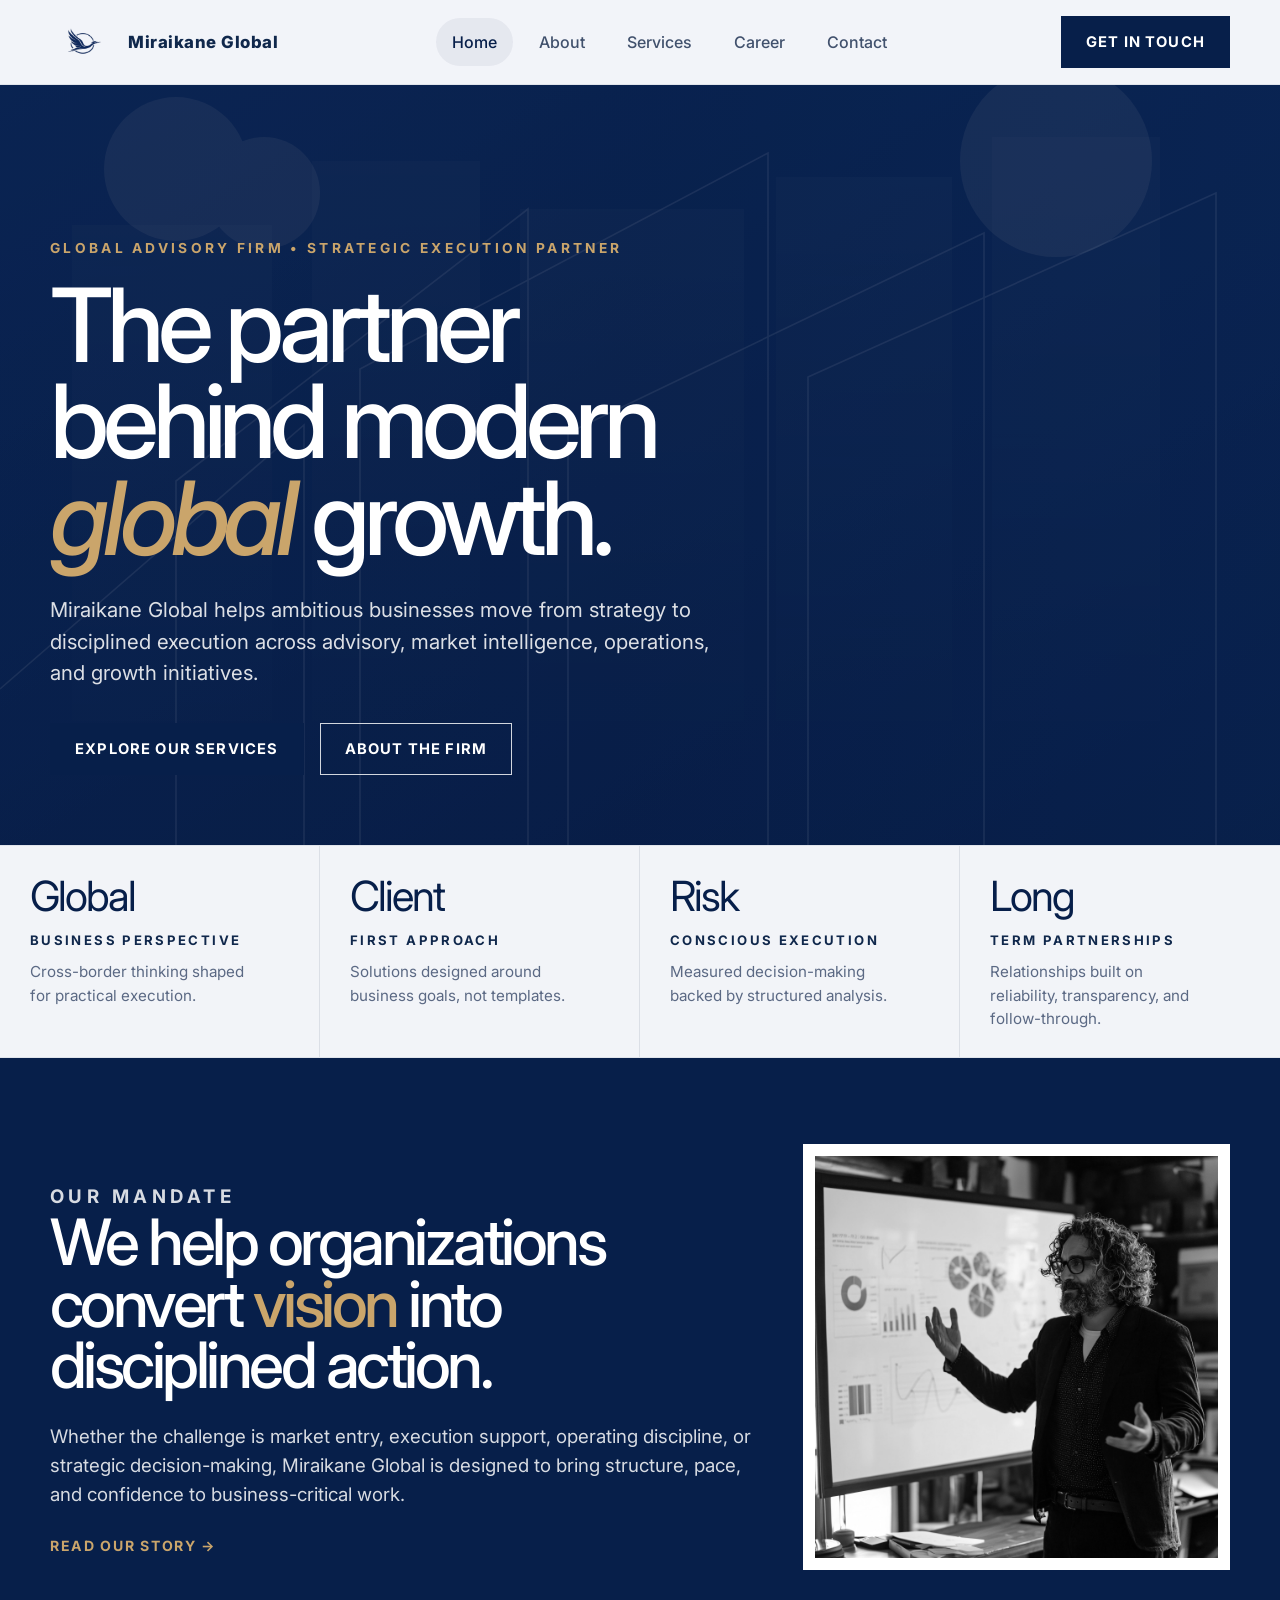
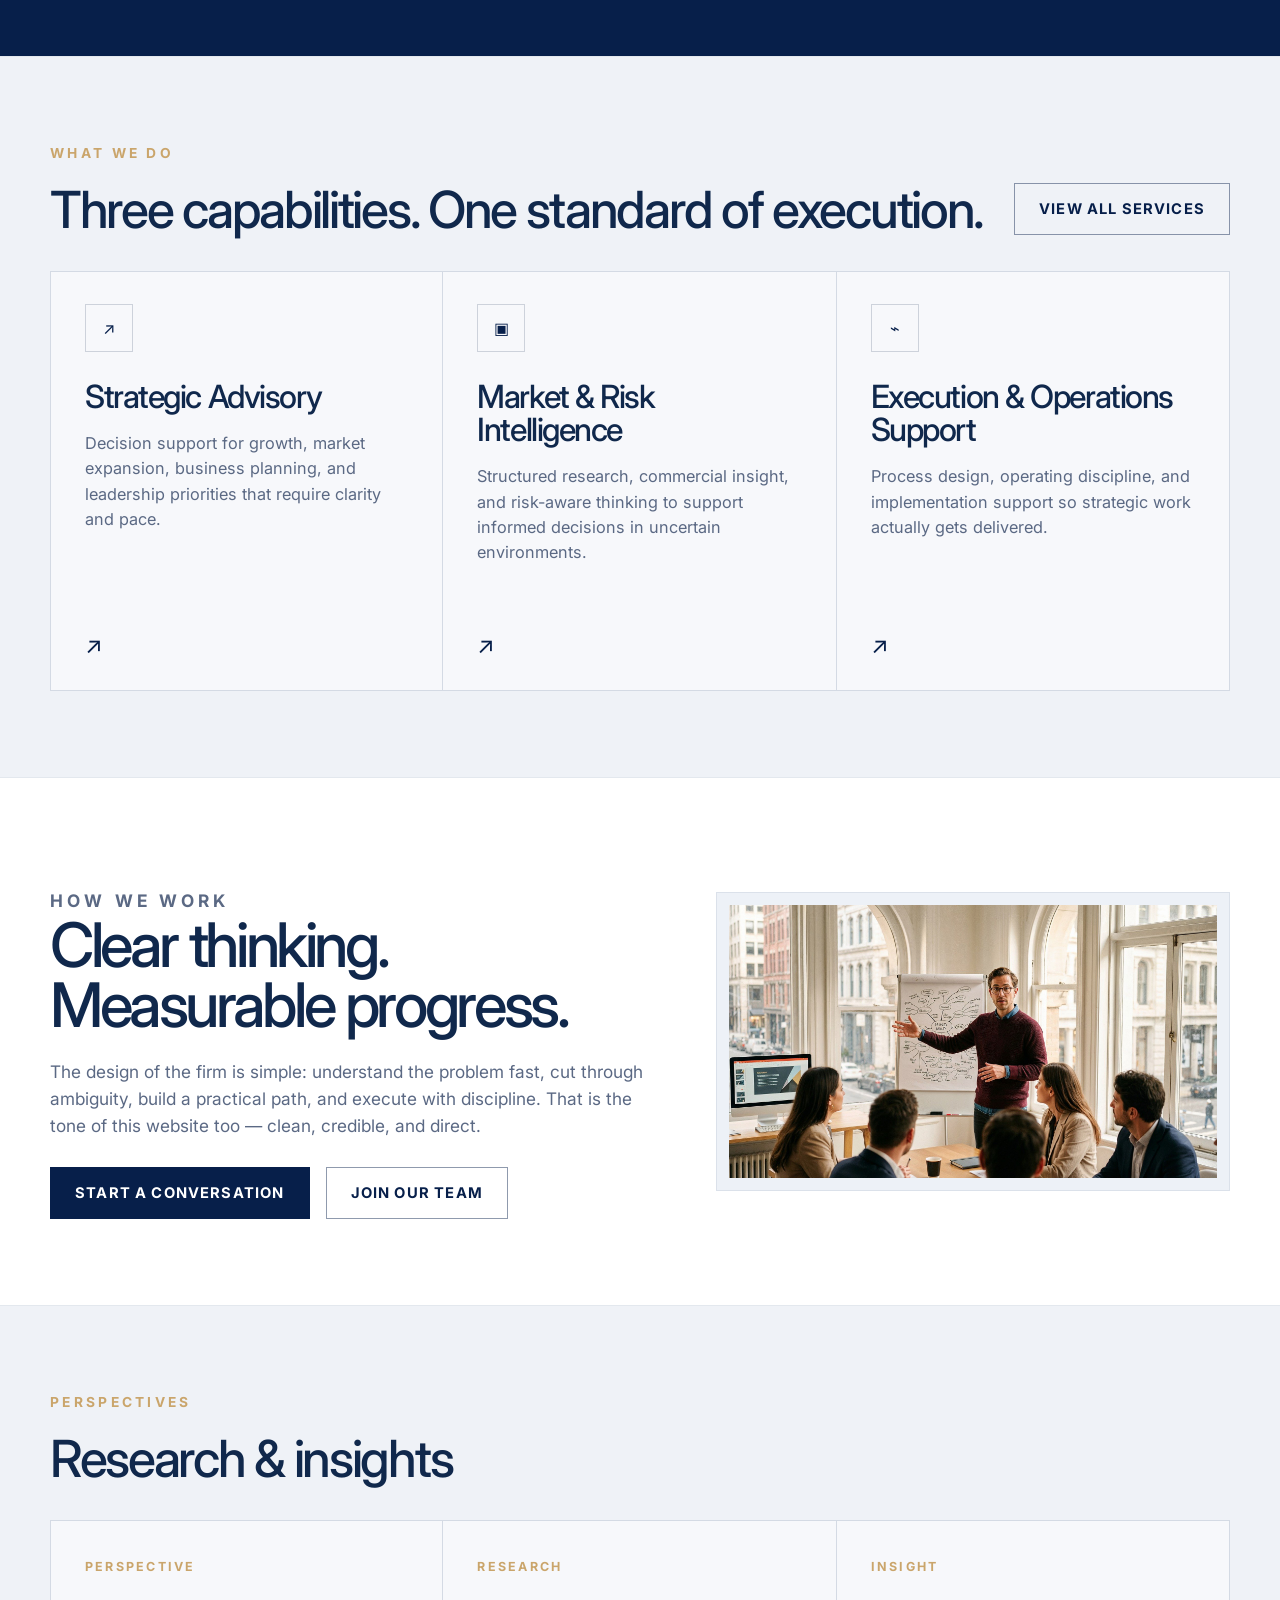
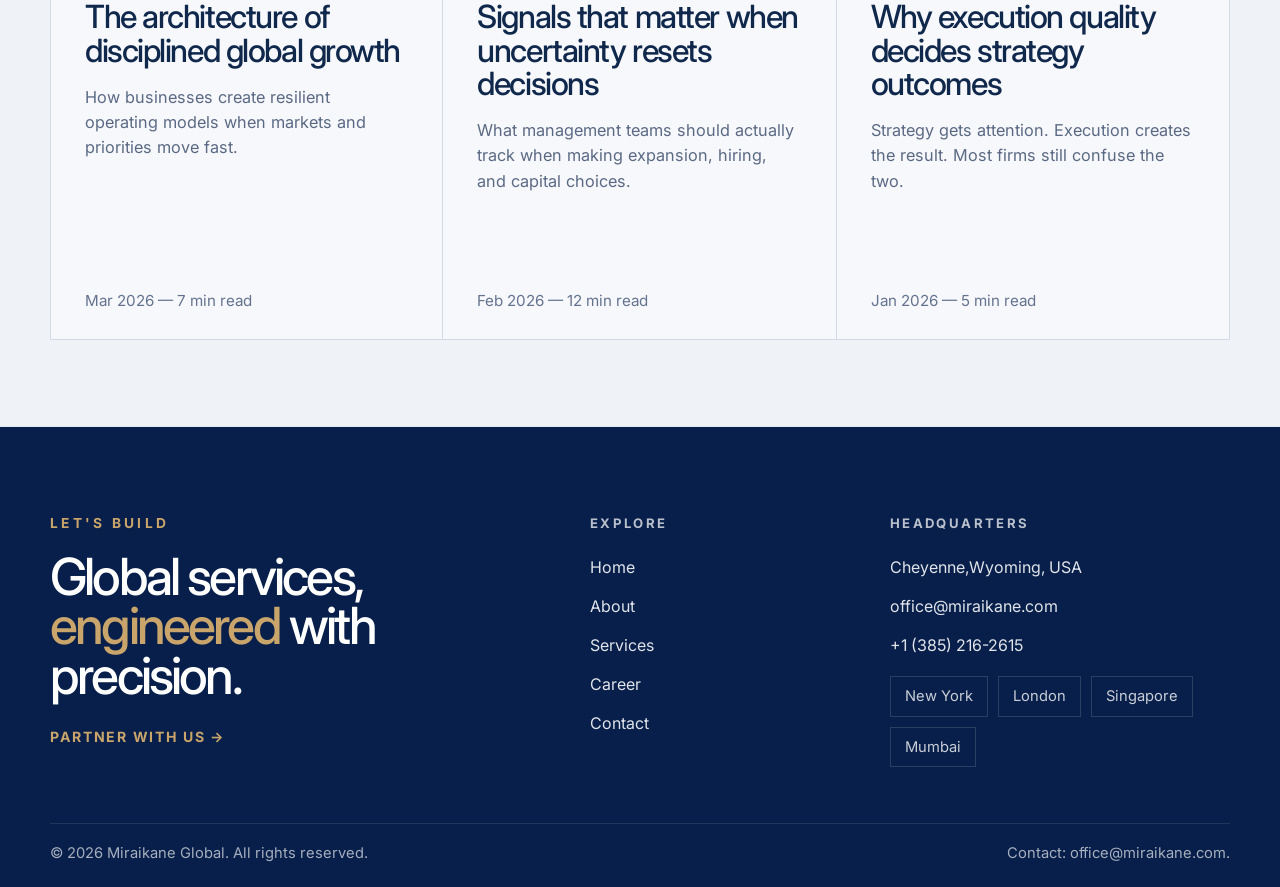
<file: index.html>
<!DOCTYPE html>
<html lang="en">
<head>
  <meta charset="UTF-8">
  <meta name="viewport" content="width=device-width, initial-scale=1.0">
  <title>Miraikane Global | Home</title>
  <meta name="description" content="Miraikane Global website template ready for GitHub Pages hosting.">
  <link rel="preconnect" href="https://fonts.googleapis.com">
  <link rel="preconnect" href="https://fonts.gstatic.com" crossorigin>
  <link href="https://fonts.googleapis.com/css2?family=Inter:wght@400;500;600;700;800&display=swap" rel="stylesheet">
  <link rel="stylesheet" href="styles.css">
  
</head>
<body>
  <header class="site-header">
    <div class="container nav-wrap">
    <a class="brand" href="index.html" aria-label="Miraikane Global home">
      <img class="brand-logo" src="assets/photos/logo.png" alt="Miraikane Global logo">
      <span class="brand-copy">
        <span class="brand-name">Miraikane Global</span>
      </span>
     </a>
      <nav class="nav" aria-label="Primary navigation">
        <a href="index.html" class="active">Home</a>
        <a href="about.html" class="">About</a>
        <a href="services.html" class="">Services</a>
        <a href="careers.html" class="">Career</a>
        <a href="contact.html" class="">Contact</a>
      </nav>
      <div class="header-actions">
        <a class="cta-btn" href="contact.html">Get in touch</a>
        <button class="mobile-toggle" aria-label="Toggle menu" aria-expanded="false">☰</button>
      </div>
    </div>
  </header>

  <main>
    
<section class="hero">
  <div class="container hero-inner">
    <div class="hero-copy reveal">
      <p class="eyebrow">Global advisory firm • strategic execution partner</p>
      <h1 class="hero-title">The partner behind modern <span class="accent">global</span> growth.</h1>
      <p class="hero-text">
        Miraikane Global helps ambitious businesses move from strategy to disciplined execution across advisory,
        market intelligence, operations, and growth initiatives.
      </p>
      <div class="hero-actions">
        <a class="cta-btn" href="services.html">Explore our services</a>
        <a class="ghost-btn" href="about.html">About the firm</a>
      </div>
    </div>


  </div>
</section>

<section class="info-strip">
  <div class="info-item reveal">
    <span class="info-kicker">Global</span>
    <h4>Business perspective</h4>
    <p>Cross-border thinking shaped for practical execution.</p>
  </div>
  <div class="info-item reveal">
    <span class="info-kicker">Client</span>
    <h4>First approach</h4>
    <p>Solutions designed around business goals, not templates.</p>
  </div>
  <div class="info-item reveal">
    <span class="info-kicker">Risk</span>
    <h4>Conscious execution</h4>
    <p>Measured decision-making backed by structured analysis.</p>
  </div>
  <div class="info-item reveal">
    <span class="info-kicker">Long</span>
    <h4>Term partnerships</h4>
    <p>Relationships built on reliability, transparency, and follow-through.</p>
  </div>
</section>

<section class="section mandate">
  <div class="container mandate-wrap">
    <div class="reveal">
      <p class="eyebrow">Our mandate</p>
      <h2>We help organizations convert <span class="accent">vision</span> into disciplined action.</h2>
      <p>
        Whether the challenge is market entry, execution support, operating discipline, or strategic decision-making,
        Miraikane Global is designed to bring structure, pace, and confidence to business-critical work.
      </p>
      <a class="link-inline" href="about.html">Read our story →</a>
    </div>
    <div class="mandate-media reveal">
      <img src="assets/photos/about-team.jpg" alt="Professional team discussion">
    </div>
  </div>
</section>

<section class="section light-section">
  <div class="container">
    <div class="section-head reveal">
      <div>
        <p class="eyebrow">What we do</p>
        <h2 class="section-title">Three capabilities. One standard of execution.</h2>
      </div>
      <a class="outline-btn" href="services.html">View all services</a>
    </div>

    <div class="services-grid">
      <article class="service-card reveal">
        <div class="service-icon">↗</div>
        <h3>Strategic Advisory</h3>
        <p>
          Decision support for growth, market expansion, business planning, and leadership priorities that require clarity and pace.
        </p>
        <span class="card-arrow">↗</span>
      </article>

      <article class="service-card reveal">
        <div class="service-icon">▣</div>
        <h3>Market & Risk Intelligence</h3>
        <p>
          Structured research, commercial insight, and risk-aware thinking to support informed decisions in uncertain environments.
        </p>
        <span class="card-arrow">↗</span>
      </article>

      <article class="service-card reveal">
        <div class="service-icon">⌁</div>
        <h3>Execution & Operations Support</h3>
        <p>
          Process design, operating discipline, and implementation support so strategic work actually gets delivered.
        </p>
        <span class="card-arrow">↗</span>
      </article>
    </div>
  </div>
</section>

<section class="section band">
  <div class="container band-inner">
    <div class="band-copy reveal">
      <p class="eyebrow">How we work</p>
      <h2>Clear thinking. Measurable progress.</h2>
      <p>
        The design of the firm is simple: understand the problem fast, cut through ambiguity, build a practical path, and execute
        with discipline. That is the tone of this website too — clean, credible, and direct.
      </p>
      <div class="hero-actions" style="margin-top:28px">
        <a class="cta-btn" href="contact.html">Start a conversation</a>
        <a class="outline-btn" href="careers.html">Join our team</a>
      </div>
    </div>
    <div class="band-visual reveal">
      <img src="assets/photos/how_we_work.jpg" alt="Abstract chart and architecture illustration">
    </div>
  </div>
</section>

<section class="section light-section">
  <div class="container">
    <div class="section-head reveal">
      <div>
        <p class="eyebrow">Perspectives</p>
        <h2 class="section-title">Research & insights</h2>
      </div>
    </div>

    <div class="insights-grid">
      <article class="insight-card reveal">
        <span class="tag">Perspective</span>
        <h3>The architecture of disciplined global growth</h3>
        <p>How businesses create resilient operating models when markets and priorities move fast.</p>
        <span class="muted-meta">Mar 2026 — 7 min read</span>
      </article>

      <article class="insight-card reveal">
        <span class="tag">Research</span>
        <h3>Signals that matter when uncertainty resets decisions</h3>
        <p>What management teams should actually track when making expansion, hiring, and capital choices.</p>
        <span class="muted-meta">Feb 2026 — 12 min read</span>
      </article>

      <article class="insight-card reveal">
        <span class="tag">Insight</span>
        <h3>Why execution quality decides strategy outcomes</h3>
        <p>Strategy gets attention. Execution creates the result. Most firms still confuse the two.</p>
        <span class="muted-meta">Jan 2026 — 5 min read</span>
      </article>
    </div>
  </div>
</section>

  </main>

  <footer class="footer">
    <div class="container">
      <div class="footer-grid">
        <div class="reveal">
          <p class="eyebrow">Let's build</p>
          <h2 class="footer-title">Global services, <span class="accent">engineered</span> with precision.</h2>
          <a class="link-inline" href="contact.html">Partner with us →</a>
        </div>
        <div class="footer-column reveal">
          <h4>Explore</h4>
          <a href="index.html">Home</a>
          <a href="about.html">About</a>
          <a href="services.html">Services</a>
          <a href="careers.html">Career</a>
          <a href="contact.html">Contact</a>
        </div>
        <div class="footer-column reveal">
          <h4>Headquarters</h4>
          <p>Cheyenne,Wyoming, USA</p>
          <a href="mailto:office@miraikane.com">office@miraikane.com</a>
          <a href="tel:+13852162615">+1 (385) 216-2615</a>
          <div class="city-pills">
            <span>New York</span>
            <span>London</span>
            <span>Singapore</span>
            <span>Mumbai</span>
          </div>
        </div>
      </div>
      <div class="footer-bottom">
        <span>© 2026 Miraikane Global. All rights reserved.</span>
        <span>Contact: office@miraikane.com.</span>
      </div>
    </div>
  </footer>

  <script src="script.js"></script>
</body>
</html>
</file>
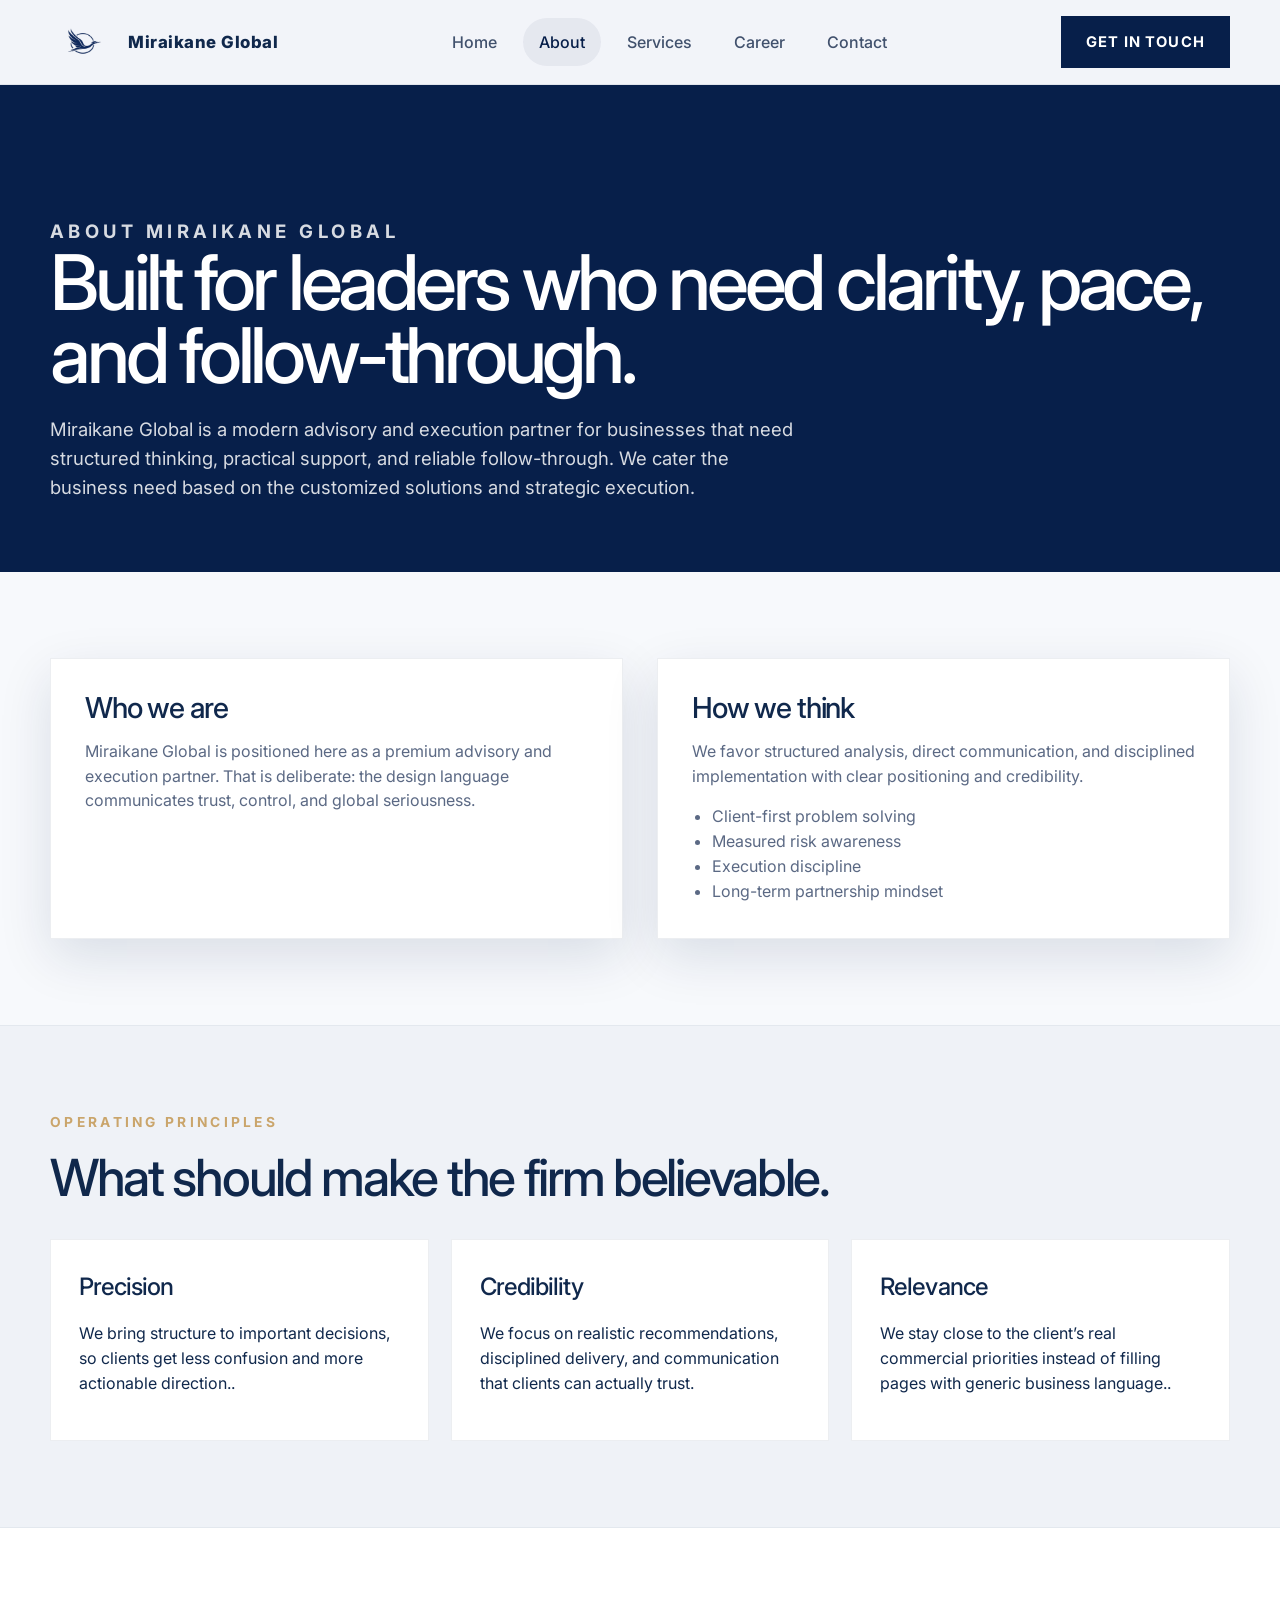
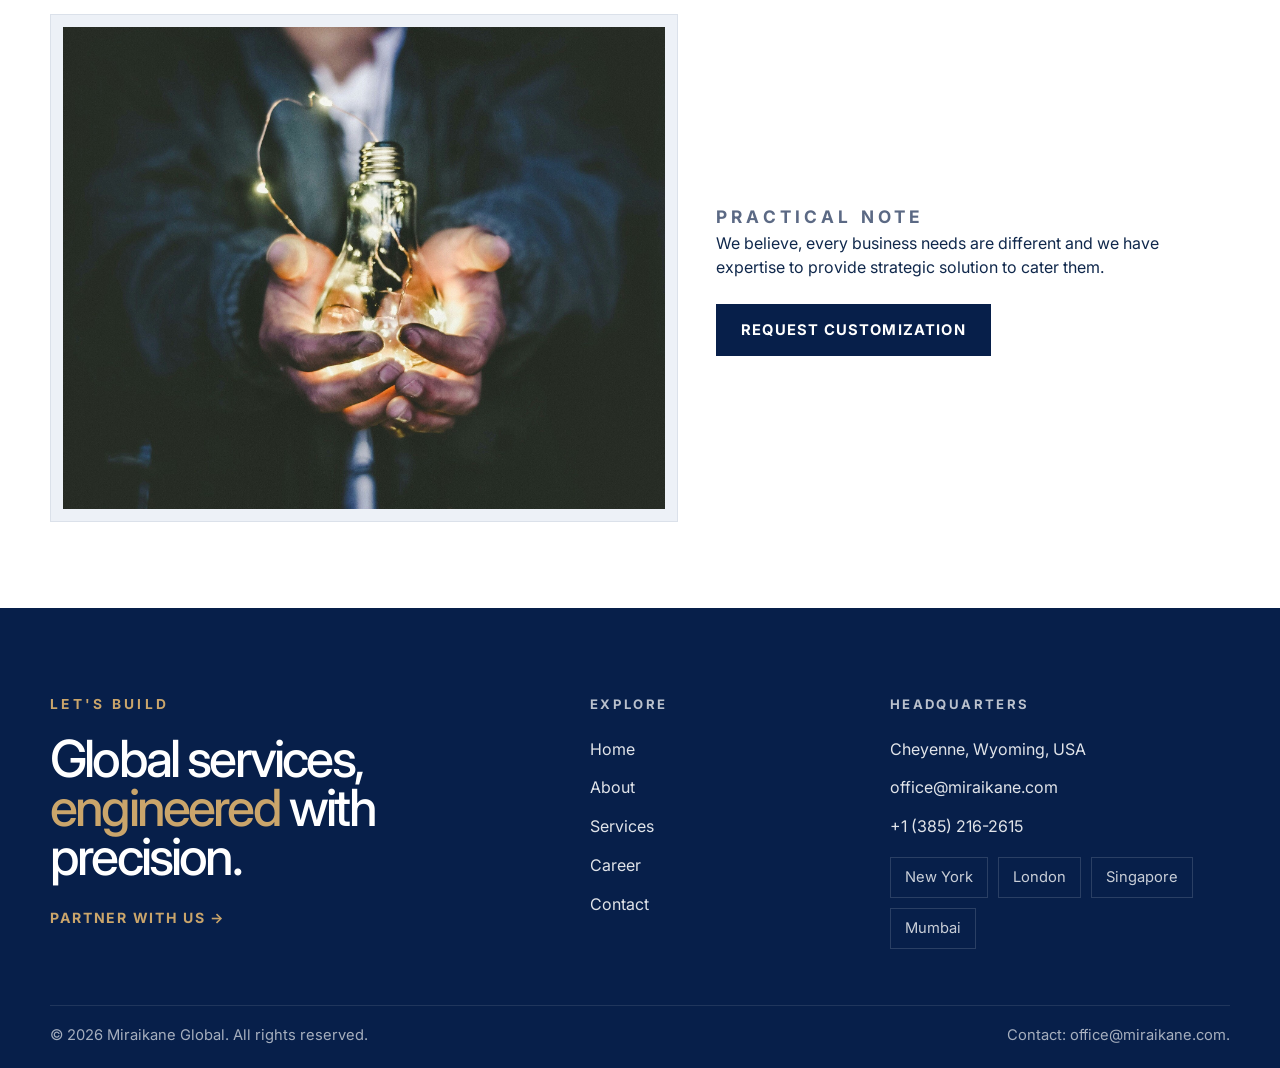
<file: about.html>
<!DOCTYPE html>
<html lang="en">
<head>
  <meta charset="UTF-8">
  <meta name="viewport" content="width=device-width, initial-scale=1.0">
  <title>Miraikane Global | About</title>
  <meta name="description" content="Miraikane Global website template ready for GitHub Pages hosting.">
  <link rel="preconnect" href="https://fonts.googleapis.com">
  <link rel="preconnect" href="https://fonts.gstatic.com" crossorigin>
  <link href="https://fonts.googleapis.com/css2?family=Inter:wght@400;500;600;700;800&display=swap" rel="stylesheet">
  <link rel="stylesheet" href="styles.css">
  
</head>
<body>
  <header class="site-header">
    <div class="container nav-wrap">
      <a class="brand" href="index.html" aria-label="Miraikane Global home">
        <img class="brand-logo" src="assets/photos/logo.png" alt="Miraikane Global logo">
        <span class="brand-copy">
          <span class="brand-name">Miraikane Global</span>
        </span>
      </a>
      <nav class="nav" aria-label="Primary navigation">
        <a href="index.html" class="">Home</a>
        <a href="about.html" class="active">About</a>
        <a href="services.html" class="">Services</a>
        <a href="careers.html" class="">Career</a>
        <a href="contact.html" class="">Contact</a>
      </nav>
      <div class="header-actions">
        <a class="cta-btn" href="contact.html">Get in touch</a>
        <button class="mobile-toggle" aria-label="Toggle menu" aria-expanded="false">☰</button>
      </div>
    </div>
  </header>

  <main>
    
<section class="page-hero">
  <div class="container">
    <p class="eyebrow">About Miraikane Global</p>
    <h1>Built for leaders who need clarity, pace, and follow-through.</h1>
    <p>
      Miraikane Global is a modern advisory and execution partner for businesses that need structured thinking, practical support, and reliable follow-through. 
      We cater the business need based on the customized solutions and strategic execution.
    </p>
  </div>
</section>

<section class="section">
  <div class="container two-col">
    <article class="content-card reveal">
      <h3>Who we are</h3>
      <p>
        Miraikane Global is positioned here as a premium advisory and execution partner. That is deliberate:
        the design language communicates trust, control, and global seriousness.
      </p>
      </p>
    </article>
    <article class="content-card reveal">
      <h3>How we think</h3>
      <p>
        We favor structured analysis, direct communication, and disciplined implementation with clear positioning and credibility.
      </p>
      <ul>
        <li>Client-first problem solving</li>
        <li>Measured risk awareness</li>
        <li>Execution discipline</li>
        <li>Long-term partnership mindset</li>
      </ul>
    </article>
  </div>
</section>

<section class="section light-section">
  <div class="container">
    <div class="section-head reveal">
      <div>
        <p class="eyebrow">Operating principles</p>
        <h2 class="section-title">What should make the firm believable.</h2>
      </div>
    </div>
    <div class="grid-3">
      <article class="role-card reveal">
        <h3>Precision</h3>
        <p>We bring structure to important decisions, so clients get less confusion and more actionable direction..</p>
      </article>
      <article class="role-card reveal">
        <h3>Credibility</h3>
        <p>We focus on realistic recommendations, disciplined delivery, and communication that clients can actually trust.</p>
      </article>
      <article class="role-card reveal">
        <h3>Relevance</h3>
        <p>We stay close to the client’s real commercial priorities instead of filling pages with generic business language..</p>
      </article>
    </div>
  </div>
</section>

<section class="section band">
  <div class="container band-inner">
    <div class="band-visual reveal">
       <img src="assets/photos/practical-note.jpg" alt="Abstract consulting illustration">
    </div>
    <div class="band-copy reveal">
      <p class="eyebrow">Practical note</p>
      We believe, every business needs are different and we have expertise to provide strategic solution to cater them.
      <p>
      </p>
      </p>
      <a class="cta-btn" href="contact.html">Request customization</a>
    </div>
  </div>
</section>

  </main>

  <footer class="footer">
    <div class="container">
      <div class="footer-grid">
        <div class="reveal">
          <p class="eyebrow">Let's build</p>
          <h2 class="footer-title">Global services, <span class="accent">engineered</span> with precision.</h2>
          <a class="link-inline" href="contact.html">Partner with us →</a>
        </div>
        <div class="footer-column reveal">
          <h4>Explore</h4>
          <a href="index.html">Home</a>
          <a href="about.html">About</a>
          <a href="services.html">Services</a>
          <a href="careers.html">Career</a>
          <a href="contact.html">Contact</a>
        </div>
        <div class="footer-column reveal">
          <h4>Headquarters</h4>
          <p>Cheyenne, Wyoming, USA</p>
          <a href="mailto:Office@miraikane.com">office@miraikane.com</a>
          <a href="tel:+13852162615">+1 (385) 216-2615</a>
          <div class="city-pills">
            <span>New York</span>
            <span>London</span>
            <span>Singapore</span>
            <span>Mumbai</span>
          </div>
        </div>
      </div>
      <div class="footer-bottom">
        <span>© 2026 Miraikane Global. All rights reserved.</span>
        <span>Contact: office@miraikane.com.</span>
      </div>
    </div>
  </footer>

  <script src="script.js"></script>
</body>
</html>
</file>
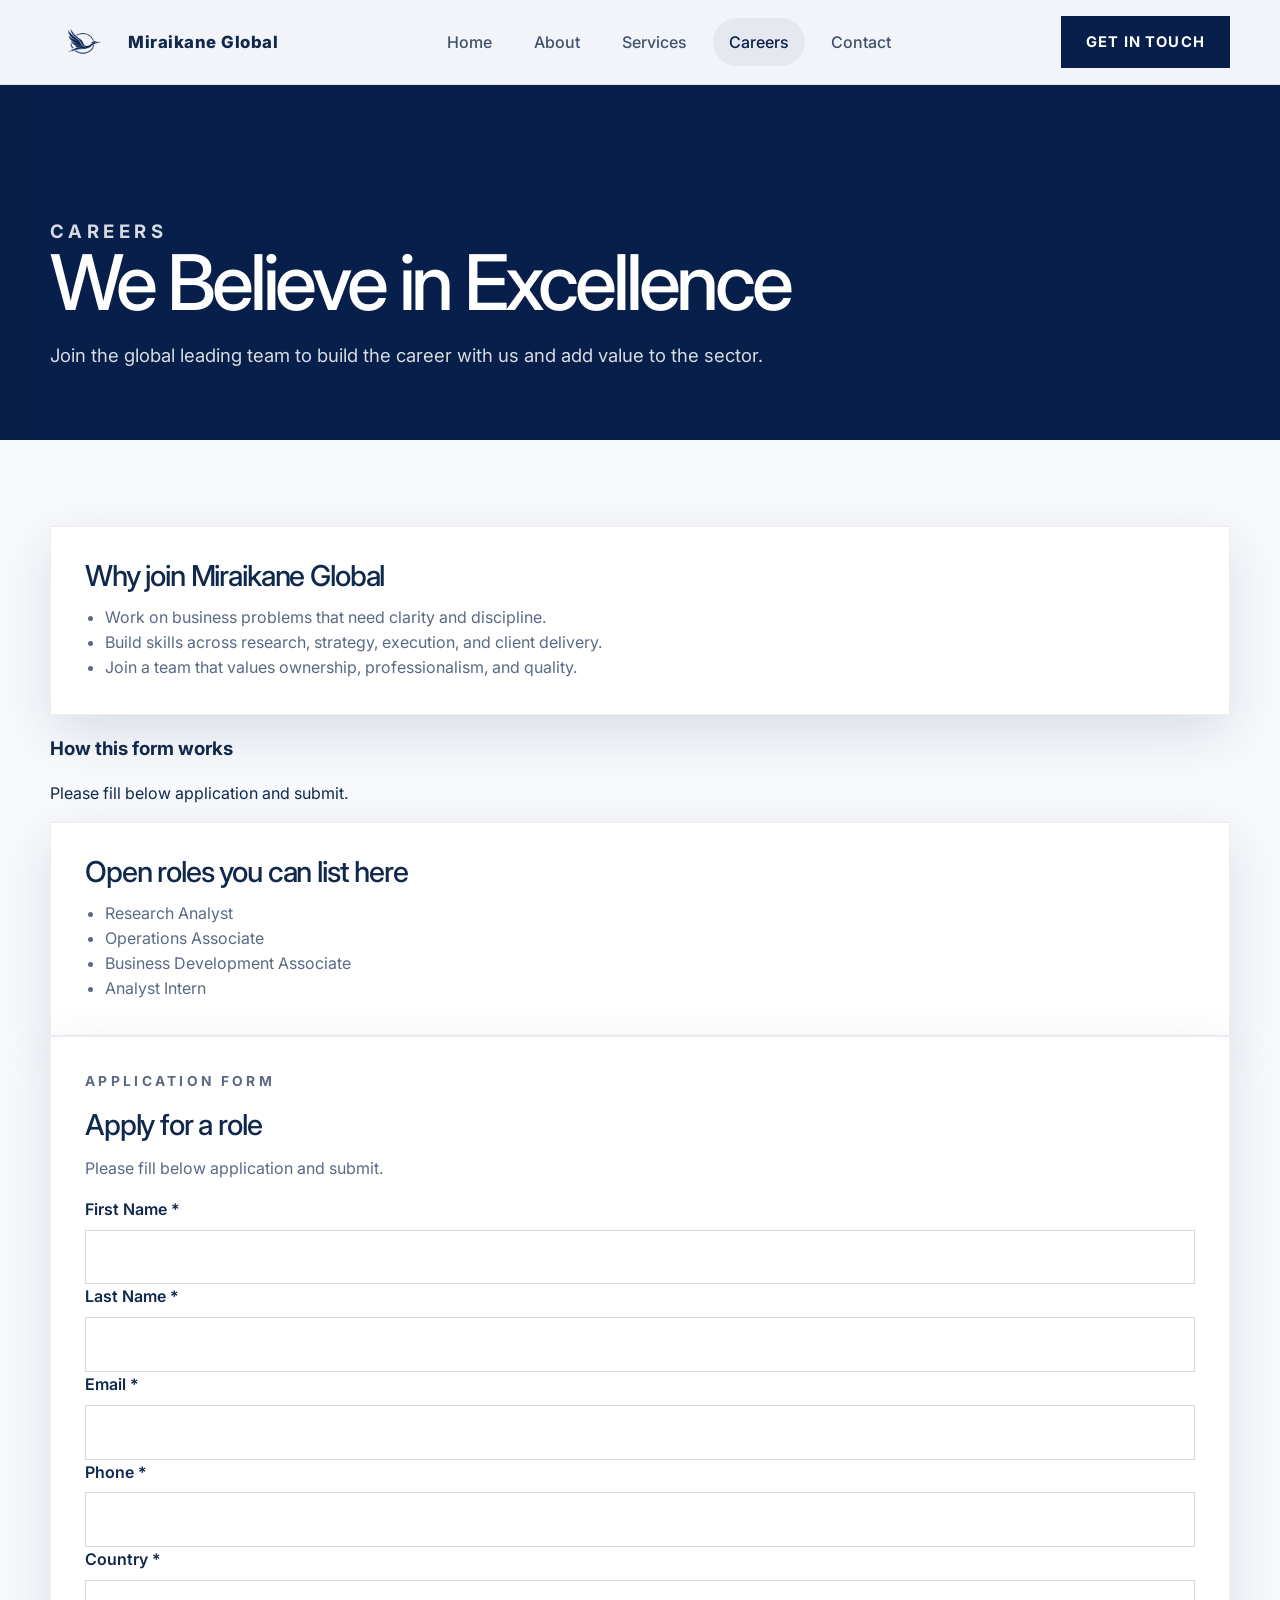
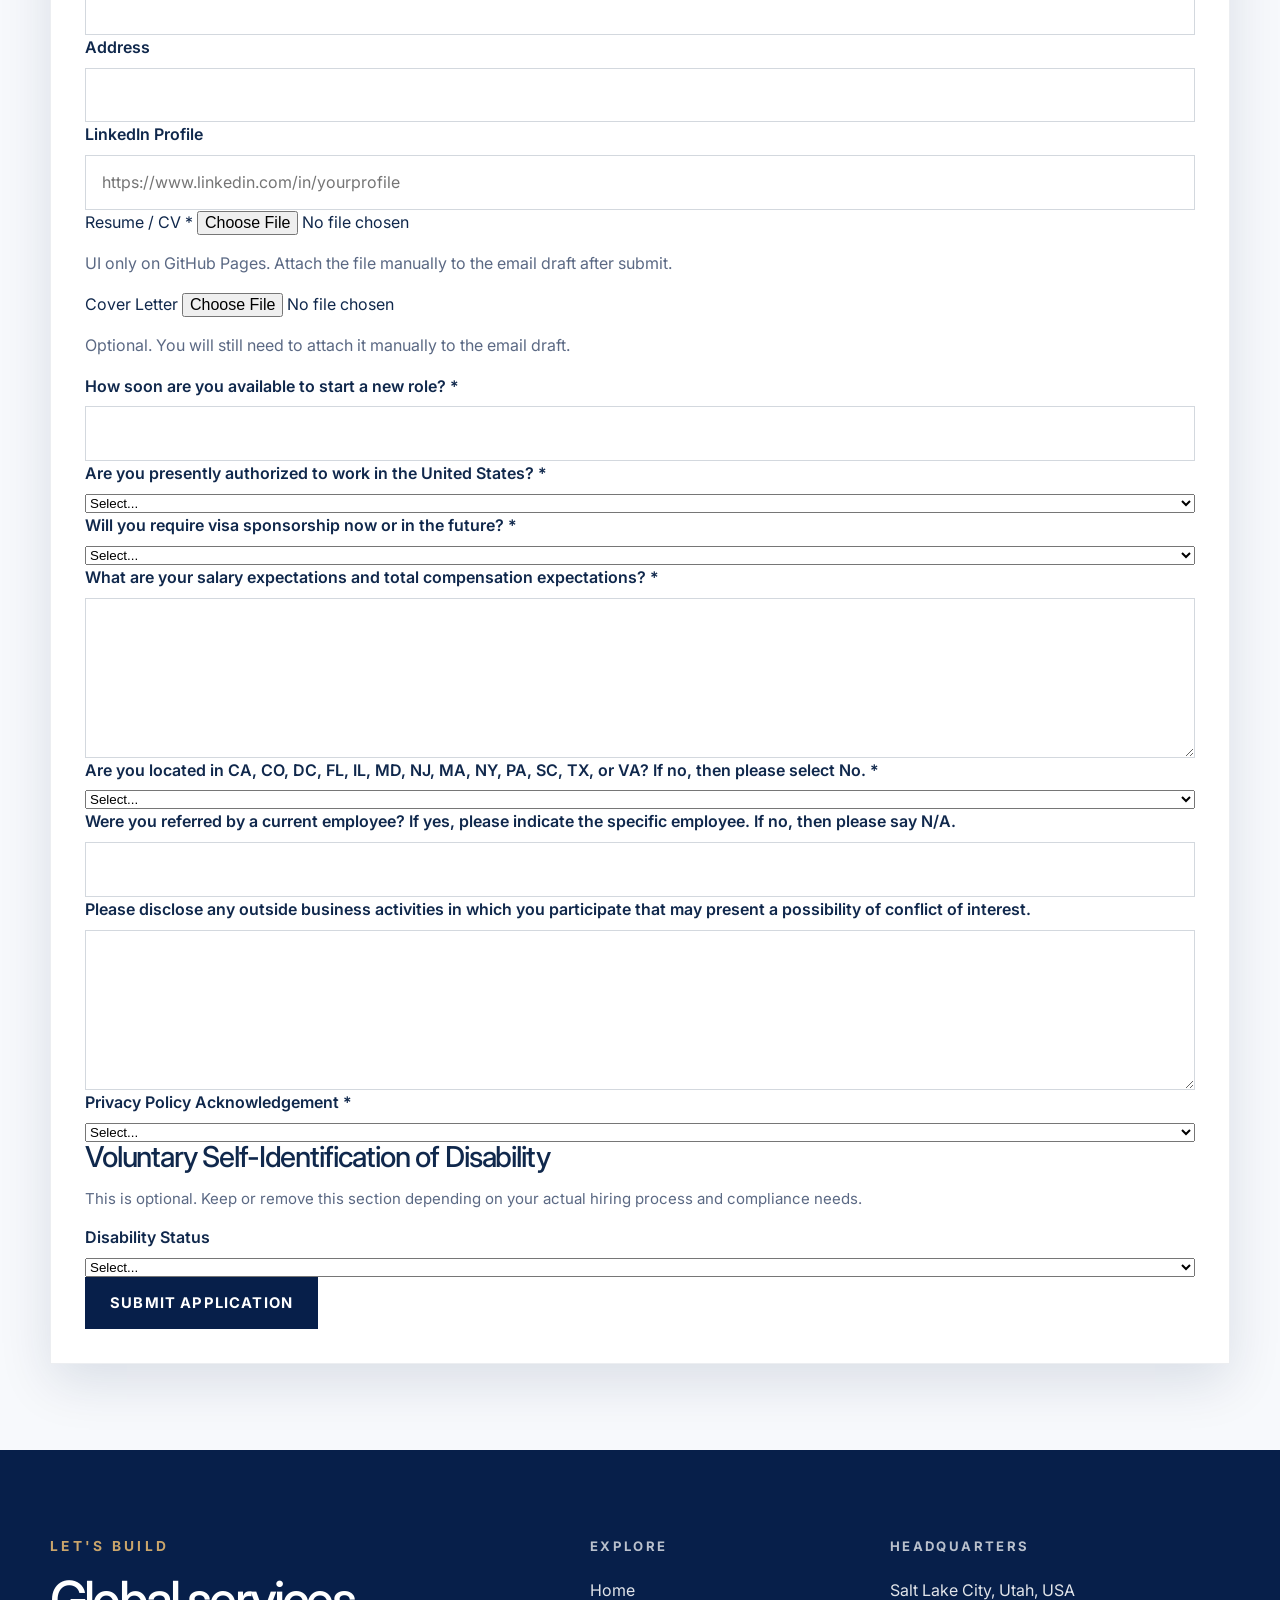
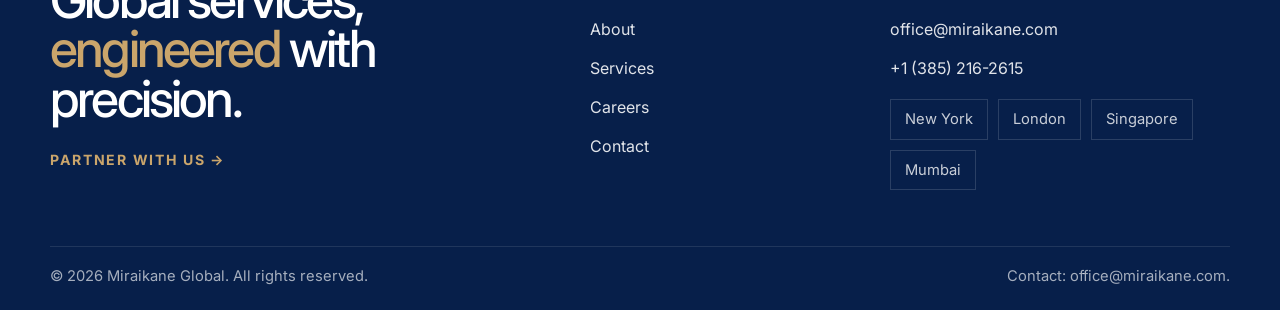
<file: careers.html>
<!DOCTYPE html>
<html lang="en">
<head>
  <meta charset="UTF-8">
  <meta name="viewport" content="width=device-width, initial-scale=1.0">
  <title>Miraikane Global | Careers</title>
  <meta name="description" content="Miraikane Global website template ready for GitHub Pages hosting.">
  <link rel="preconnect" href="https://fonts.googleapis.com">
  <link rel="preconnect" href="https://fonts.gstatic.com" crossorigin>
  <link href="https://fonts.googleapis.com/css2?family=Inter:wght@400;500;600;700;800&display=swap" rel="stylesheet">
  <link rel="stylesheet" href="styles.css">
</head>
<body>
  <header class="site-header">
    <div class="container nav-wrap">
      <a class="brand" href="index.html" aria-label="Miraikane Global home">
        <img class="brand-logo" src="assets/photos/logo.png" alt="Miraikane Global logo">
        <span class="brand-copy">
          <span class="brand-name">Miraikane Global</span>
        </span>
      </a>
      <nav class="nav" aria-label="Primary navigation">
        <a href="index.html" class="">Home</a>
        <a href="about.html" class="">About</a>
        <a href="services.html" class="">Services</a>
        <a href="careers.html" class="active">Careers</a>
        <a href="contact.html" class="">Contact</a>
      </nav>
      <div class="header-actions">
        <a class="cta-btn" href="contact.html">Get in touch</a>
        <button class="mobile-toggle" aria-label="Toggle menu" aria-expanded="false">☰</button>
      </div>
    </div>
  </header>

  <main>

<section class="page-hero">
  <div class="container">
    <p class="eyebrow">Careers</p>
    <h1>We Believe in Excellence</h1>
    <p>
      Join the global leading team to build the career with us and add value to the sector.
    </p>
  </div>
</section>

<section class="section">
  <div class="container application-layout">
    <aside class="application-side">
      <article class="content-card reveal">
        <h3>Why join Miraikane Global</h3>
        <ul class="mini-list">
          <li>Work on business problems that need clarity and discipline.</li>
          <li>Build skills across research, strategy, execution, and client delivery.</li>
          <li>Join a team that values ownership, professionalism, and quality.</li>
        </ul>
      </article>
      <article class="info-card reveal">
        <h3>How this form works</h3>
        <p>Please fill below application and submit.</p>
      </article>
      <article class="content-card reveal">
        <h3>Open roles you can list here</h3>
        <ul class="mini-list">
          <li>Research Analyst</li>
          <li>Operations Associate</li>
          <li>Business Development Associate</li>
          <li>Analyst Intern</li>
        </ul>
      </article>
    </aside>

    <article class="content-card reveal">
      <div class="form-intro">
        <p class="eyebrow">Application form</p>
        <h3>Apply for a role</h3>
        <p>Please fill below application and submit.</p>
      </div>

      <form id="application-form" class="application-form">
        <div class="form-grid">
          <div class="field">
            <label for="first-name">First Name *</label>
            <input id="first-name" name="first-name" type="text" required>
          </div>
          <div class="field">
            <label for="last-name">Last Name *</label>
            <input id="last-name" name="last-name" type="text" required>
          </div>
          <div class="field">
            <label for="app-email">Email *</label>
            <input id="app-email" name="app-email" type="email" required>
          </div>
          <div class="field">
            <label for="phone">Phone *</label>
            <input id="phone" name="phone" type="tel" required>
          </div>
          <div class="field">
            <label for="country">Country *</label>
            <input id="country" name="country" type="text" required>
          </div>
          <div class="field">
            <label for="address">Address</label>
            <input id="address" name="address" type="text">
          </div>
          <div class="field full">
            <label for="linkedin">LinkedIn Profile</label>
            <input id="linkedin" name="linkedin" type="url" placeholder="https://www.linkedin.com/in/yourprofile">
          </div>
        </div>

        <div class="file-row">
          <div class="file-box">
            <label for="resume">Resume / CV *</label>
            <input id="resume" name="resume" type="file" accept=".pdf,.doc,.docx,.txt,.rtf">
            <p class="helper-text">UI only on GitHub Pages. Attach the file manually to the email draft after submit.</p>
          </div>
          <div class="file-box">
            <label for="cover-letter">Cover Letter</label>
            <input id="cover-letter" name="cover-letter" type="file" accept=".pdf,.doc,.docx,.txt,.rtf">
            <p class="helper-text">Optional. You will still need to attach it manually to the email draft.</p>
          </div>
        </div>

        <div class="form-grid">
          <div class="field full">
            <label for="availability">How soon are you available to start a new role? *</label>
            <input id="availability" name="availability" type="text" required>
          </div>
          <div class="field">
            <label for="work-auth">Are you presently authorized to work in the United States? *</label>
            <select id="work-auth" name="work-auth" required>
              <option value="">Select...</option>
              <option>Yes</option>
              <option>No</option>
            </select>
          </div>
          <div class="field">
            <label for="sponsorship">Will you require visa sponsorship now or in the future? *</label>
            <select id="sponsorship" name="sponsorship" required>
              <option value="">Select...</option>
              <option>No</option>
              <option>Yes</option>
            </select>
          </div>
          <div class="field full">
            <label for="salary">What are your salary expectations and total compensation expectations? *</label>
            <textarea id="salary" name="salary" required></textarea>
          </div>
          <div class="field full">
            <label for="location-check">Are you located in CA, CO, DC, FL, IL, MD, NJ, MA, NY, PA, SC, TX, or VA? If no, then please select No. *</label>
            <select id="location-check" name="location-check" required>
              <option value="">Select...</option>
              <option>Yes</option>
              <option>No</option>
            </select>
          </div>
          <div class="field full">
            <label for="referral">Were you referred by a current employee? If yes, please indicate the specific employee. If no, then please say N/A.</label>
            <input id="referral" name="referral" type="text">
          </div>
          <div class="field full">
            <label for="outside-activities">Please disclose any outside business activities in which you participate that may present a possibility of conflict of interest.</label>
            <textarea id="outside-activities" name="outside-activities"></textarea>
          </div>
          <div class="field full">
            <label for="privacy-ack">Privacy Policy Acknowledgement *</label>
            <select id="privacy-ack" name="privacy-ack" required>
              <option value="">Select...</option>
              <option>I acknowledge and agree</option>
              <option>I do not agree</option>
            </select>
          </div>
        </div>

        <div class="disability-box">
          <h3>Voluntary Self-Identification of Disability</h3>
          <p class="notice">This is optional. Keep or remove this section depending on your actual hiring process and compliance needs.</p>
          <div class="field">
            <label for="disability-status">Disability Status</label>
            <select id="disability-status" name="disability-status">
              <option value="">Select...</option>
              <option>I do not wish to answer</option>
              <option>Yes, I have a disability or have had one in the past</option>
              <option>No, I do not have a disability</option>
            </select>
          </div>
        </div>

        <button class="cta-btn" type="submit">Submit application</button>
      </form>
    </article>
  </div>
</section>

  </main>

  <footer class="footer">
    <div class="container">
      <div class="footer-grid">
        <div class="reveal">
          <p class="eyebrow">Let's build</p>
          <h2 class="footer-title">Global services, <span class="accent">engineered</span> with precision.</h2>
          <a class="link-inline" href="contact.html">Partner with us →</a>
        </div>
        <div class="footer-column reveal">
          <h4>Explore</h4>
          <a href="index.html">Home</a>
          <a href="about.html">About</a>
          <a href="services.html">Services</a>
          <a href="careers.html">Careers</a>
          <a href="contact.html">Contact</a>
        </div>
        <div class="footer-column reveal">
          <h4>Headquarters</h4>
          <p>Salt Lake City, Utah, USA</p>
          <a href="mailto:office@miraikane.com">office@miraikane.com</a>
          <a href="tel:+13852162615">+1 (385) 216-2615</a>
          <div class="city-pills">
            <span>New York</span>
            <span>London</span>
            <span>Singapore</span>
            <span>Mumbai</span>
          </div>
        </div>
      </div>
      <div class="footer-bottom">
        <span>© 2026 Miraikane Global. All rights reserved.</span>
        <span>Contact: office@miraikane.com.</span>
      </div>
    </div>
  </footer>

  <script src="script.js"></script>
</body>
</html>
</file>
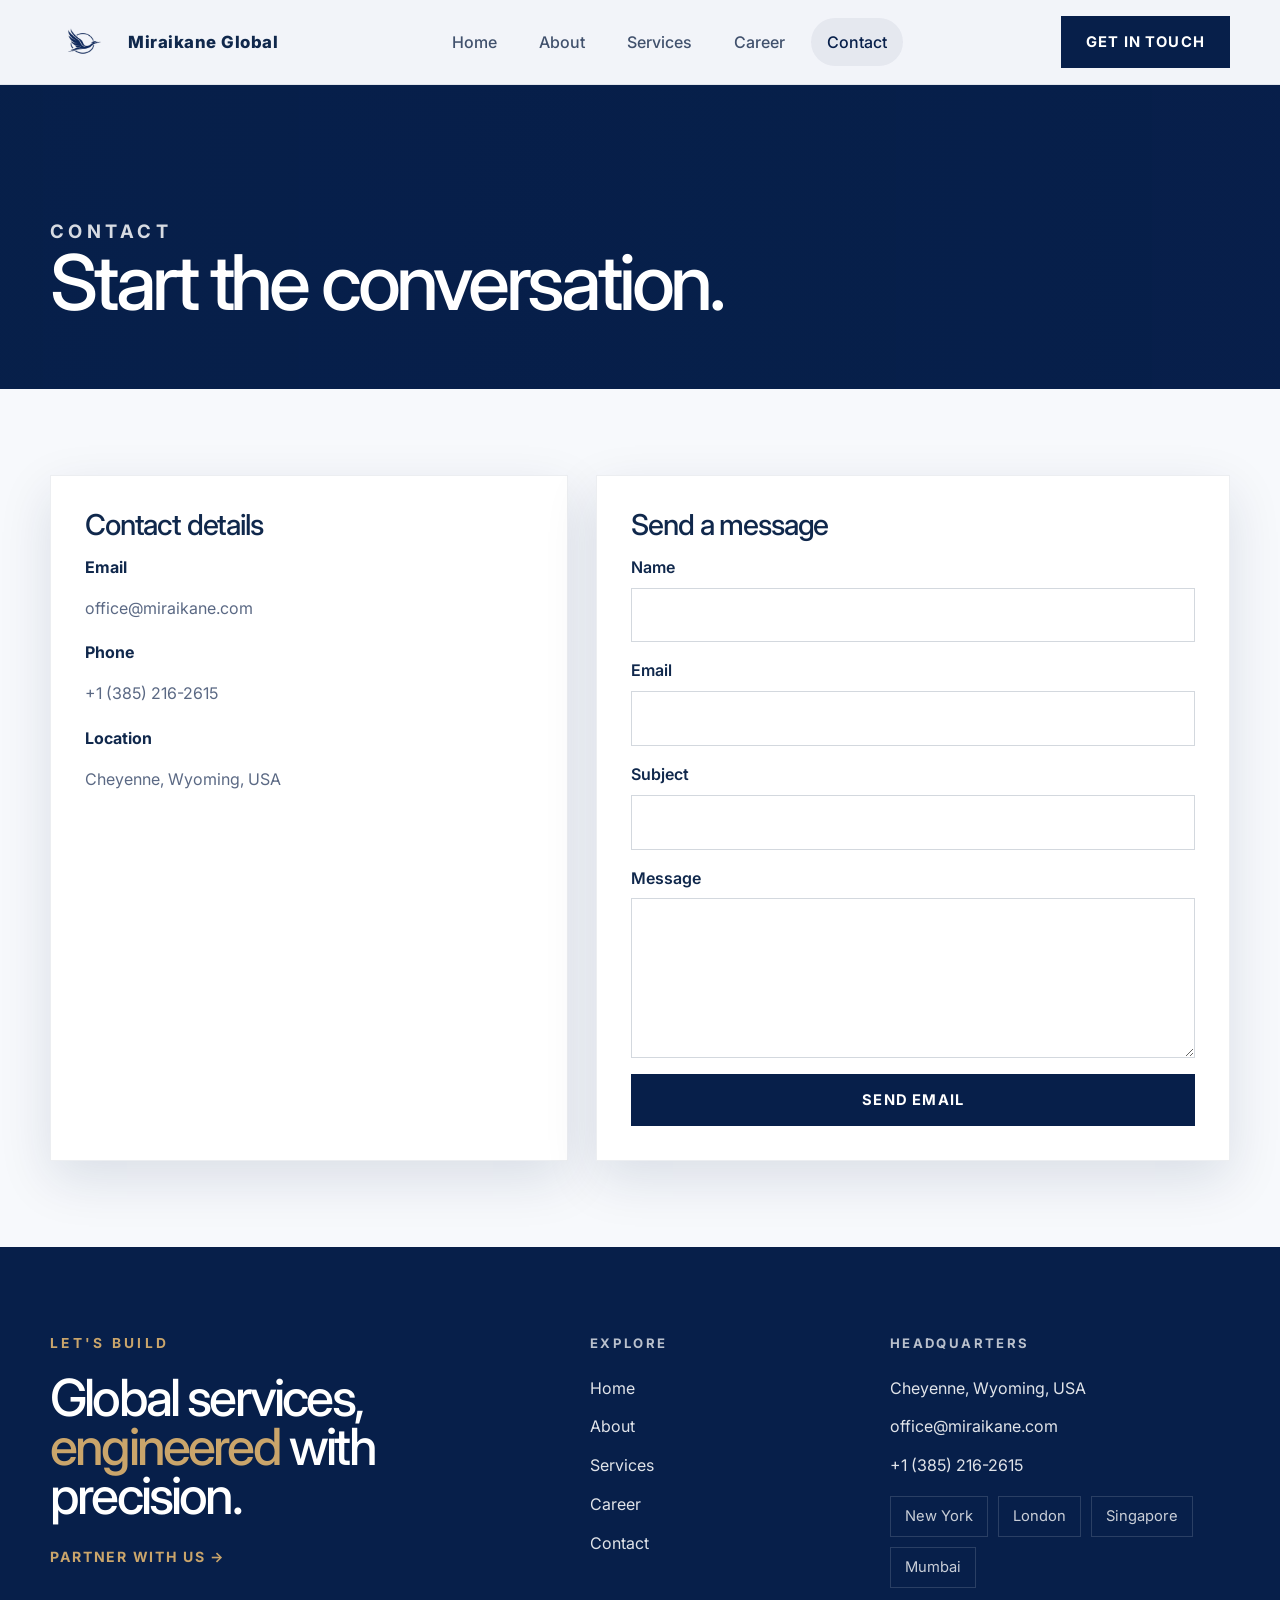
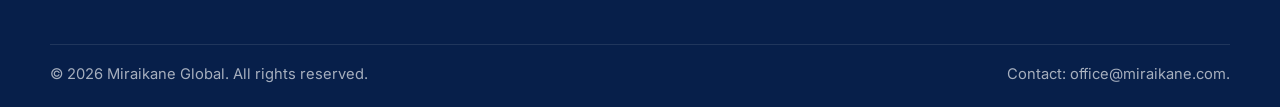
<file: contact.html>
<!DOCTYPE html>
<html lang="en">
<head>
  <meta charset="UTF-8">
  <meta name="viewport" content="width=device-width, initial-scale=1.0">
  <title>Miraikane Global | Contact</title>
  <meta name="description" content="Miraikane Global website template ready for GitHub Pages hosting.">
  <link rel="preconnect" href="https://fonts.googleapis.com">
  <link rel="preconnect" href="https://fonts.gstatic.com" crossorigin>
  <link href="https://fonts.googleapis.com/css2?family=Inter:wght@400;500;600;700;800&display=swap" rel="stylesheet">
  <link rel="stylesheet" href="styles.css">
  
</head>
<body>
  <header class="site-header">
    <div class="container nav-wrap">
      <a class="brand" href="index.html" aria-label="Miraikane Global home">
        <img class="brand-logo" src="assets/photos/logo.png" alt="Miraikane Global logo">
        <span class="brand-copy">
          <span class="brand-name">Miraikane Global</span>
        </span>
      </a>
      <nav class="nav" aria-label="Primary navigation">
        <a href="index.html" class="">Home</a>
        <a href="about.html" class="">About</a>
        <a href="services.html" class="">Services</a>
        <a href="careers.html" class="">Career</a>
        <a href="contact.html" class="active">Contact</a>
      </nav>
      <div class="header-actions">
        <a class="cta-btn" href="contact.html">Get in touch</a>
        <button class="mobile-toggle" aria-label="Toggle menu" aria-expanded="false">☰</button>
      </div>
    </div>
  </header>

  <main>
    
<section class="page-hero">
  <div class="container">
    <p class="eyebrow">Contact</p>
    <h1>Start the conversation.</h1>
    
  </div>
</section>

<section class="section">
  <div class="container contact-grid">
    <article class="content-card reveal contact-list">
      <h3>Contact details</h3>
      <div>
        <strong>Email</strong>
        <p><a href="mailto:office@miraikane.com">office@miraikane.com</a></p>
      </div>
      <div>
        <strong>Phone</strong>
        <p><a href="tel:+13852162615">+1 (385) 216-2615</a></p>
      </div>
      <div>
        <strong>Location</strong>
        <p>Cheyenne, Wyoming, USA</p>
      </div>
      
    </article>

    <article class="content-card reveal">
      <h3>Send a message</h3>
      <form id="contact-form" class="contact-form">
        <div class="field">
          <label for="name">Name</label>
          <input id="name" name="name" type="text" required>
        </div>
        <div class="field">
          <label for="email">Email</label>
          <input id="email" name="email" type="email" required>
        </div>
        <div class="field">
          <label for="subject">Subject</label>
          <input id="subject" name="subject" type="text">
        </div>
        <div class="field">
          <label for="message">Message</label>
          <textarea id="message" name="message" required></textarea>
        </div>
        <button class="cta-btn" type="submit">Send Email</button>
      </form>
    </article>
  </div>
</section>


  </main>

  <footer class="footer">
    <div class="container">
      <div class="footer-grid">
        <div class="reveal">
          <p class="eyebrow">Let's build</p>
          <h2 class="footer-title">Global services, <span class="accent">engineered</span> with precision.</h2>
          <a class="link-inline" href="contact.html">Partner with us →</a>
        </div>
        <div class="footer-column reveal">
          <h4>Explore</h4>
          <a href="index.html">Home</a>
          <a href="about.html">About</a>
          <a href="services.html">Services</a>
          <a href="careers.html">Career</a>
          <a href="contact.html">Contact</a>
        </div>
        <div class="footer-column reveal">
          <h4>Headquarters</h4>
          <p>Cheyenne, Wyoming, USA</p>
          <a href="mailto:office@miraikane.com">office@miraikane.com</a>
          <a href="tel:+13852162615">+1 (385) 216-2615</a>
          <div class="city-pills">
            <span>New York</span>
            <span>London</span>
            <span>Singapore</span>
            <span>Mumbai</span>
          </div>
        </div>
      </div>
      <div class="footer-bottom">
        <span>© 2026 Miraikane Global. All rights reserved.</span>
        <span>Contact: office@miraikane.com.</span>
      </div>
    </div>
  </footer>

  <script src="script.js"></script>
</body>
</html>
</file>
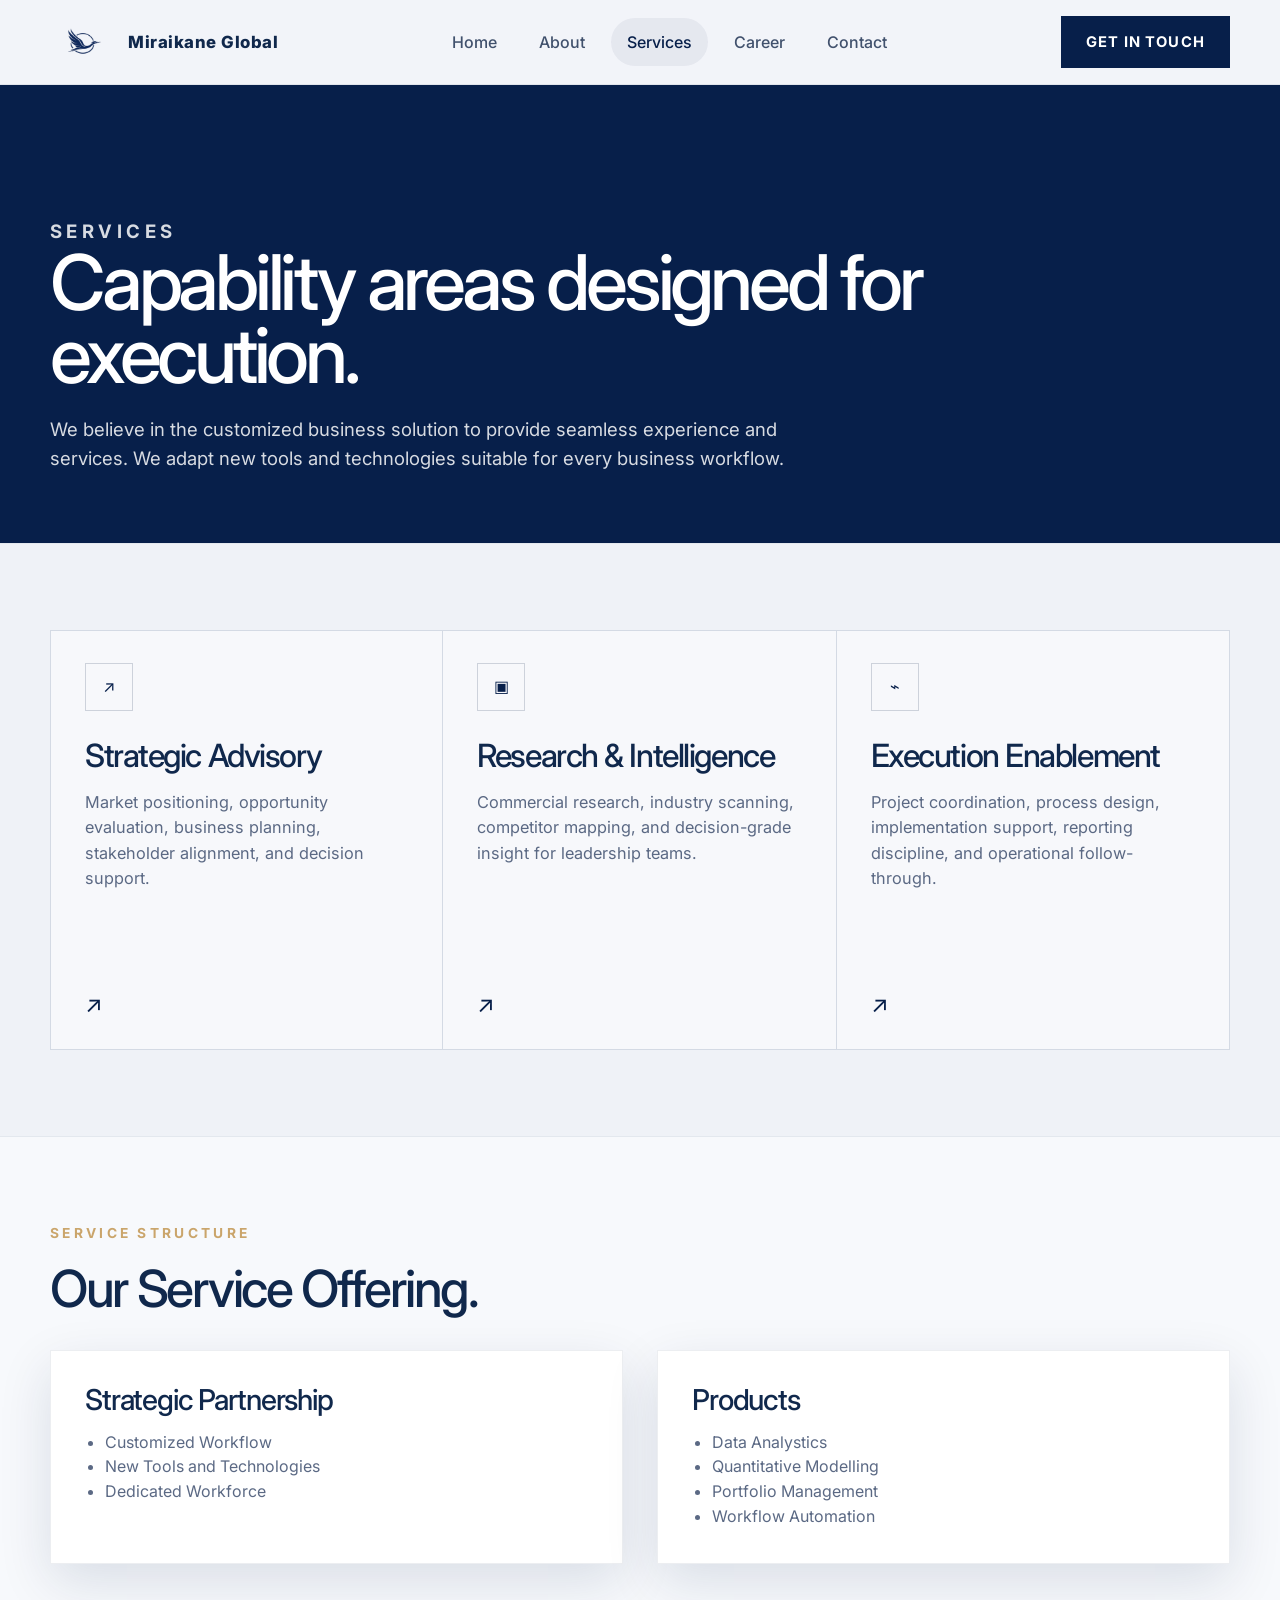
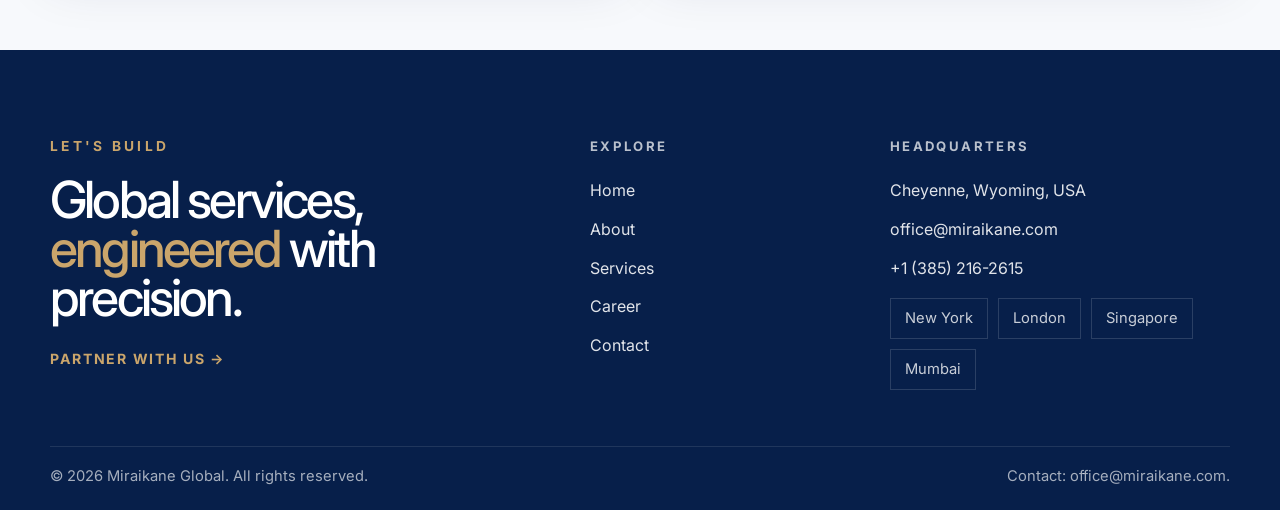
<file: services.html>
<!DOCTYPE html>
<html lang="en">
<head>
  <meta charset="UTF-8">
  <meta name="viewport" content="width=device-width, initial-scale=1.0">
  <title>Miraikane Global | Services</title>
  <meta name="description" content="Miraikane Global website template ready for GitHub Pages hosting.">
  <link rel="preconnect" href="https://fonts.googleapis.com">
  <link rel="preconnect" href="https://fonts.gstatic.com" crossorigin>
  <link href="https://fonts.googleapis.com/css2?family=Inter:wght@400;500;600;700;800&display=swap" rel="stylesheet">
  <link rel="stylesheet" href="styles.css">
  
</head>
<body>
  <header class="site-header">
    <div class="container nav-wrap">
      <a class="brand" href="index.html" aria-label="Miraikane Global home">
        <img class="brand-logo" src="assets/photos/logo.png" alt="Miraikane Global logo">
        <span class="brand-copy">
          <span class="brand-name">Miraikane Global</span>
          
        </span>
      </a>
      <nav class="nav" aria-label="Primary navigation">
        <a href="index.html" class="">Home</a>
        <a href="about.html" class="">About</a>
        <a href="services.html" class="active">Services</a>
        <a href="careers.html" class="">Career</a>
        <a href="contact.html" class="">Contact</a>
      </nav>
      <div class="header-actions">
        <a class="cta-btn" href="contact.html">Get in touch</a>
        <button class="mobile-toggle" aria-label="Toggle menu" aria-expanded="false">☰</button>
      </div>
    </div>
  </header>

  <main>
    
<section class="page-hero">
  <div class="container">
    <p class="eyebrow">Services</p>
    <h1>Capability areas designed for execution.</h1>
    <p>
      We believe in the customized business solution to provide seamless experience and services. 
      We adapt new tools and technologies suitable for every business workflow.
    </p>
  </div>
</section>

<section class="section light-section">
  <div class="container">
    <div class="services-grid">
      <article class="service-card reveal">
        <div class="service-icon">↗</div>
        <h3>Strategic Advisory</h3>
        <p>Market positioning, opportunity evaluation, business planning, stakeholder alignment, and decision support.</p>
        <span class="card-arrow">↗</span>
      </article>
      <article class="service-card reveal">
        <div class="service-icon">▣</div>
        <h3>Research & Intelligence</h3>
        <p>Commercial research, industry scanning, competitor mapping, and decision-grade insight for leadership teams.</p>
        <span class="card-arrow">↗</span>
      </article>
      <article class="service-card reveal">
        <div class="service-icon">⌁</div>
        <h3>Execution Enablement</h3>
        <p>Project coordination, process design, implementation support, reporting discipline, and operational follow-through.</p>
        <span class="card-arrow">↗</span>
      </article>
    </div>
  </div>
</section>

<section class="section">
  <div class="container">
    <div class="section-head reveal">
      <div>
        <p class="eyebrow">Service structure</p>
        <h2 class="section-title">Our Service Offering.</h2>
      </div>
    </div>

    <div class="two-col">
      <article class="content-card reveal">
        <h3>Strategic Partnership</h3>
        <ul>
          <li>Customized Workflow</li>
          <li>New Tools and Technologies</li>
          <li>Dedicated Workforce</li>
          
        </ul>
      </article>
      <article class="content-card reveal">
        <h3>Products</h3>
        <ul>
          <li>Data Analystics</li>
          <li>Quantitative Modelling</li>
          <li>Portfolio Management</li>
          <li>Workflow Automation</li>
        </ul>
      </article>
    </div>
  </div>
</section>


  <footer class="footer">
    <div class="container">
      <div class="footer-grid">
        <div class="reveal">
          <p class="eyebrow">Let's build</p>
          <h2 class="footer-title">Global services, <span class="accent">engineered</span> with precision.</h2>
          <a class="link-inline" href="contact.html">Partner with us →</a>
        </div>
        <div class="footer-column reveal">
          <h4>Explore</h4>
          <a href="index.html">Home</a>
          <a href="about.html">About</a>
          <a href="services.html">Services</a>
          <a href="careers.html">Career</a>
          <a href="contact.html">Contact</a>
        </div>
        <div class="footer-column reveal">
          <h4>Headquarters</h4>
          <p>Cheyenne, Wyoming, USA</p>
          <a href="mailto:office@miraikane.com">office@miraikane.com</a>
          <a href="tel:+13852162615">+1 (385) 216-2615</a>
          <div class="city-pills">
            <span>New York</span>
            <span>London</span>
            <span>Singapore</span>
            <span>Mumbai</span>
          </div>
        </div>
      </div>
      <div class="footer-bottom">
        <span>© 2026 Miraikane Global. All rights reserved.</span>
        <span>Contact: office@miraikane.com.</span>
      </div>
    </div>
  </footer>

  <script src="script.js"></script>
</body>
</html>
</file>
<file: styles.css>
:root{
  --navy:#071f4a;
  --navy-2:#0b2b63;
  --gold:#caa56b;
  --mist:#eff2f7;
  --line:#d4dae4;
  --ink:#10284c;
  --muted:#5b6984;
  --white:#ffffff;
  --radius:26px;
  --shadow:0 18px 50px rgba(7,31,74,.12);
  --content-width:min(1180px, calc(100% - 48px));
}

*{box-sizing:border-box}
html{scroll-behavior:smooth}
body{
  margin:0;
  font-family:Inter, "Segoe UI", Arial, sans-serif;
  color:var(--ink);
  background:#f7f9fc;
  line-height:1.55;
}
img{max-width:100%;display:block}
a{text-decoration:none;color:inherit}
button,input,textarea{font:inherit}

.container{width:var(--content-width);margin:0 auto}
.section{padding:86px 0}
.eyebrow{
  margin:0 0 18px;
  letter-spacing:.24em;
  text-transform:uppercase;
  font-size:.86rem;
  color:var(--gold);
  font-weight:700;
}
.section-head{
  display:grid;
  grid-template-columns:1.3fr auto;
  gap:24px;
  align-items:end;
  margin-bottom:36px;
}
.section-title{
  margin:0;
  font-size:clamp(2.3rem, 4vw, 4.1rem);
  line-height:1.02;
  letter-spacing:-.045em;
  font-weight:500;
}
.section-copy{
  max-width:760px;
  color:var(--muted);
  font-size:1.06rem;
}

.site-header{
  position:sticky;
  top:0;
  z-index:50;
  background:rgba(241,244,249,.92);
  backdrop-filter: blur(14px);
  border-bottom:1px solid rgba(16,40,76,.08);
}
.nav-wrap{
  min-height:84px;
  display:flex;
  align-items:center;
  justify-content:space-between;
  gap:18px;
}
.brand{
  display:flex;
  align-items:center;
  gap:14px;
}
.brand-mark{
  width:34px;height:34px;
  border-radius:2px;
  background:var(--navy);
  display:grid;place-items:center;
  color:#fff;
  font-weight:700;
}
.brand-copy{
  display:flex;
  flex-direction:column;
  line-height:1;
}
.brand-name{
  font-size:1.05rem;
  font-weight:800;
  letter-spacing:.03em;
}
.brand-sub{
  font-size:.7rem;
  letter-spacing:.32em;
  color:var(--muted);
  text-transform:uppercase;
  margin-top:4px;
}
.nav{
  display:flex;
  align-items:center;
  gap:10px;
}
.nav a{
  padding:12px 16px;
  color:#41516d;
  border-radius:999px;
  font-weight:500;
}
.nav a.active, .nav a:hover{
  color:var(--navy);
  background:rgba(7,31,74,.055);
}
.cta-btn, .ghost-btn, .outline-btn{
  display:inline-flex;
  align-items:center;
  justify-content:center;
  gap:10px;
  min-height:52px;
  padding:0 24px;
  border-radius:0;
  letter-spacing:.08em;
  text-transform:uppercase;
  font-size:.92rem;
  font-weight:700;
  transition:.24s ease;
}
.cta-btn{
  background:var(--navy);
  color:#fff;
  border:1px solid var(--navy);
}
.cta-btn:hover{transform:translateY(-2px); background:var(--navy-2)}
.ghost-btn{
  background:transparent;
  color:#fff;
  border:1px solid rgba(255,255,255,.82);
}
.ghost-btn:hover{background:rgba(255,255,255,.08)}
.outline-btn{
  background:transparent;
  color:var(--navy);
  border:1px solid rgba(7,31,74,.45);
}
.outline-btn:hover{background:#edf1f8}
.header-actions{display:flex;align-items:center;gap:14px}
.mobile-toggle{
  display:none;
  width:44px;height:44px;border-radius:10px;border:1px solid rgba(7,31,74,.14);
  background:#fff;color:var(--navy);
}
.hero{
  position:relative;
  background:
    linear-gradient(90deg, rgba(4,18,48,.95) 0%, rgba(4,18,48,.92) 48%, rgba(4,18,48,.58) 100%),
    radial-gradient(circle at 20% 10%, rgba(255,255,255,.08), transparent 33%),
    var(--navy);
  overflow:hidden;
}
.hero::after{
  content:"";
  position:absolute; inset:0;
  background:url("assets/hero-architecture.svg") center/cover no-repeat;
  opacity:.38;
  mix-blend-mode:screen;
  pointer-events:none;
}
.hero-inner{
  position:relative;
  z-index:1;
  display:grid;
  grid-template-columns:1.2fr .78fr;
  gap:34px;
  align-items:end;
  min-height:760px;
  padding:120px 0 70px;
}
.hero-copy{max-width:780px}
.hero-title{
  margin:0;
  color:#fff;
  font-size:clamp(3.5rem, 8vw, 6.5rem);
  line-height:.94;
  letter-spacing:-.06em;
  font-weight:500;
}
.hero-title .accent{color:var(--gold); font-style:italic}
.hero-text{
  margin:28px 0 0;
  max-width:760px;
  color:rgba(255,255,255,.86);
  font-size:1.28rem;
}
.hero-actions{display:flex;gap:16px;flex-wrap:wrap;margin-top:34px}
.hero-panel{
  align-self:stretch;
  display:flex;
  align-items:flex-end;
}
.glass-card{
  width:100%;
  background:linear-gradient(180deg, rgba(255,255,255,.12), rgba(255,255,255,.06));
  border:1px solid rgba(255,255,255,.18);
  padding:28px;
  color:#fff;
  box-shadow:var(--shadow);
  backdrop-filter:blur(8px);
}
.glass-card h3{
  margin:0 0 10px;
  font-size:1.15rem;
  letter-spacing:.12em;
  text-transform:uppercase;
  color:rgba(255,255,255,.72);
}
.glass-card p{margin:0;color:rgba(255,255,255,.88)}
.info-strip{
  position:relative;
  z-index:2;
  display:grid;
  grid-template-columns:repeat(4, 1fr);
  border-top:1px solid rgba(16,40,76,.08);
  border-bottom:1px solid rgba(16,40,76,.08);
  background:#f2f4f8;
}
.info-item{
  min-height:152px;
  padding:30px 30px 26px;
  border-right:1px solid rgba(16,40,76,.1);
}
.info-item:last-child{border-right:none}
.info-kicker{
  display:block;
  font-size:2.6rem;
  line-height:1;
  letter-spacing:-.05em;
  margin-bottom:12px;
  color:var(--navy);
}
.info-item h4{
  margin:0;
  text-transform:uppercase;
  letter-spacing:.18em;
  font-size:.82rem;
}
.info-item p{
  margin:10px 0 0;
  color:var(--muted);
  max-width:220px;
  font-size:.95rem;
}

.mandate{
  background:var(--navy);
  color:#fff;
}
.mandate-wrap{
  display:grid;
  grid-template-columns:1.25fr .75fr;
  gap:42px;
  align-items:center;
}
.mandate h2{
  margin:0;
  color:#fff;
  font-size:clamp(2.9rem,5vw,5rem);
  letter-spacing:-.055em;
  line-height:.96;
  font-weight:500;
}
.mandate h2 .accent{color:var(--gold)}
.mandate p{
  margin:26px 0 0;
  max-width:720px;
  color:rgba(255,255,255,.84);
  font-size:1.17rem;
}
.mandate-media{
  padding:12px;
  background:#fff;
}
.mandate-media img{
  width:100%;
  height:100%;
  object-fit:cover;
  filter:grayscale(100%);
}
.link-inline{
  display:inline-flex;
  align-items:center;
  gap:10px;
  margin-top:26px;
  color:var(--gold);
  text-transform:uppercase;
  letter-spacing:.12em;
  font-size:.88rem;
  font-weight:700;
}

.light-section{
  background:var(--mist);
  border-top:1px solid rgba(16,40,76,.05);
  border-bottom:1px solid rgba(16,40,76,.05);
}
.services-grid, .insights-grid{
  display:grid;
  grid-template-columns:repeat(3,1fr);
}
.service-card, .insight-card{
  min-height:420px;
  background:rgba(255,255,255,.52);
  border-top:1px solid var(--line);
  border-bottom:1px solid var(--line);
  border-right:1px solid var(--line);
  padding:32px 34px 28px;
  position:relative;
}
.service-card:first-child,.insight-card:first-child{border-left:1px solid var(--line)}
.service-icon{
  width:48px;height:48px;
  display:grid;place-items:center;
  margin-bottom:28px;
  border:1px solid rgba(16,40,76,.18);
  color:var(--navy);
}
.service-card h3, .insight-card h3{
  margin:0 0 18px;
  font-size:2rem;
  line-height:1.04;
  letter-spacing:-.045em;
  font-weight:500;
}
.service-card p, .insight-card p{
  margin:0;
  color:var(--muted);
  font-size:1.02rem;
  max-width:320px;
}
.card-arrow{
  position:absolute;
  left:34px;
  bottom:26px;
  font-size:1.45rem;
  color:var(--navy);
}
.tag{
  display:inline-block;
  text-transform:uppercase;
  letter-spacing:.18em;
  font-size:.78rem;
  font-weight:700;
  color:var(--gold);
  margin-bottom:24px;
}
.muted-meta{
  position:absolute;
  left:34px;
  bottom:26px;
  color:#65738f;
  font-size:.95rem;
}

.band{
  background:#fff;
}
.band-inner{
  display:grid;
  grid-template-columns:1.1fr .9fr;
  gap:38px;
  align-items:center;
}
.band-visual{
  padding:12px;
  background:#edf1f7;
  border:1px solid rgba(16,40,76,.08);
}
.band-visual img{
  width:100%;
  height:100%;
  object-fit:cover;
}
.band-copy h2{
  margin:0;
  font-size:clamp(2.5rem,4.8vw,4.6rem);
  letter-spacing:-.055em;
  line-height:.98;
  font-weight:500;
}
.band-copy p{
  margin:24px 0 0;
  color:var(--muted);
  font-size:1.08rem;
  max-width:620px;
}

.footer{
  background:var(--navy);
  color:#fff;
  padding:86px 0 22px;
}
.footer-grid{
  display:grid;
  grid-template-columns:1.25fr .65fr .85fr;
  gap:40px;
}
.footer-title{
  margin:0;
  font-size:clamp(2.3rem, 4vw, 4.5rem);
  letter-spacing:-.055em;
  line-height:.96;
  font-weight:500;
  max-width:520px;
}
.footer-title .accent{color:var(--gold)}
.footer-column h4{
  margin:0 0 22px;
  text-transform:uppercase;
  letter-spacing:.18em;
  font-size:.82rem;
  color:rgba(255,255,255,.72);
}
.footer-column a, .footer-column p{
  display:block;
  margin:0 0 14px;
  color:rgba(255,255,255,.88);
}
.city-pills{
  display:flex; flex-wrap:wrap; gap:10px; margin-top:18px;
}
.city-pills span{
  border:1px solid rgba(255,255,255,.14);
  padding:8px 14px;
  color:rgba(255,255,255,.78);
  font-size:.92rem;
}
.footer-bottom{
  margin-top:56px;
  padding-top:18px;
  border-top:1px solid rgba(255,255,255,.1);
  display:flex;
  justify-content:space-between;
  gap:18px;
  color:rgba(255,255,255,.64);
  font-size:.92rem;
}

.page-hero{
  padding:110px 0 70px;
  background:
    linear-gradient(90deg, rgba(7,31,74,.98), rgba(7,31,74,.92)),
    var(--navy);
  color:#fff;
}
.page-hero h1{
  margin:0;
  font-size:clamp(3rem, 6vw, 5.2rem);
  letter-spacing:-.055em;
  line-height:.96;
  font-weight:500;
}
.page-hero p{
  margin:22px 0 0;
  max-width:760px;
  font-size:1.16rem;
  color:rgba(255,255,255,.84);
}
.two-col{
  display:grid;
  grid-template-columns:1fr 1fr;
  gap:34px;
}
.content-card{
  background:#fff;
  padding:34px;
  border:1px solid rgba(16,40,76,.08);
  box-shadow:var(--shadow);
}
.content-card h3{
  margin:0 0 14px;
  font-size:1.8rem;
  line-height:1.05;
  letter-spacing:-.04em;
  font-weight:500;
}
.content-card p, .content-card li{color:var(--muted)}
.content-card ul{padding-left:20px; margin:14px 0 0}
.grid-3{
  display:grid;
  grid-template-columns:repeat(3,1fr);
  gap:22px;
}
.role-card{
  background:#fff;
  padding:28px;
  border:1px solid rgba(16,40,76,.08);
}
.role-card h3{
  margin:0 0 12px;
  font-size:1.5rem;
  letter-spacing:-.04em;
  font-weight:500;
}
.contact-grid{
  display:grid;
  grid-template-columns:.9fr 1.1fr;
  gap:28px;
}
.contact-list div{margin-bottom:20px}
.contact-form{
  display:grid;
  gap:16px;
}
.field{
  display:grid;
  gap:8px;
}
.field label{font-weight:600}
.field input, .field textarea{
  border:1px solid rgba(16,40,76,.18);
  padding:14px 16px;
  background:#fff;
}
.field textarea{min-height:160px; resize:vertical}
.notice{
  font-size:.94rem;
  color:var(--muted);
}
.kpi-grid{
  display:grid;
  grid-template-columns:repeat(4,1fr);
  gap:18px;
}
.kpi-card{
  background:#fff;
  padding:28px;
  border:1px solid rgba(16,40,76,.08);
}
.kpi-card strong{
  display:block;
  font-size:2rem;
  letter-spacing:-.05em;
  margin-bottom:10px;
}
.reveal{opacity:0; transform:translateY(20px); transition:opacity .6s ease, transform .6s ease}
.reveal.is-visible{opacity:1; transform:none}

@media (max-width: 1060px){
  .hero-inner,.mandate-wrap,.band-inner,.footer-grid,.contact-grid,.two-col{grid-template-columns:1fr}
  .hero-inner{min-height:auto; padding:110px 0 58px}
  .hero-panel{max-width:520px}
  .info-strip,.services-grid,.insights-grid,.grid-3,.kpi-grid{grid-template-columns:repeat(2,1fr)}
  .section-head{grid-template-columns:1fr}
}
@media (max-width: 840px){
  .nav{
    position:fixed;
    left:16px; right:16px; top:84px;
    background:#f7f9fd;
    border:1px solid rgba(16,40,76,.1);
    box-shadow:var(--shadow);
    padding:14px;
    border-radius:18px;
    display:none;
    flex-direction:column;
    align-items:stretch;
  }
  .nav.open{display:flex}
  .nav a{border-radius:12px}
  .header-actions .cta-btn{display:none}
  .mobile-toggle{display:grid;place-items:center}
  .hero-actions{flex-direction:column; align-items:flex-start}
  .info-strip,.services-grid,.insights-grid,.grid-3,.kpi-grid{grid-template-columns:1fr}
  .service-card,.insight-card{min-height:unset;padding-bottom:88px}
  .footer-bottom{flex-direction:column}
  .band-copy h2,.mandate h2,.section-title,.hero-title,.page-hero h1,.footer-title{
    word-break:break-word;
  }
}
@media (max-width: 560px){
  .container{width:min(100% - 28px, 1180px)}
  .nav-wrap{min-height:74px}
  .brand-sub{letter-spacing:.22em}
  .hero-text{font-size:1.08rem}
  .page-hero{padding:96px 0 56px}
  .section{padding:72px 0}
  .info-item{padding:24px 20px}
  .content-card, .role-card, .kpi-card{padding:24px}
}
.brand {
  display: flex;
  align-items: center;
  gap: 12px;
}

.brand-logo {
  height: 44px;
  width: auto;
  display: block;
  object-fit: contain;
}
</file>
